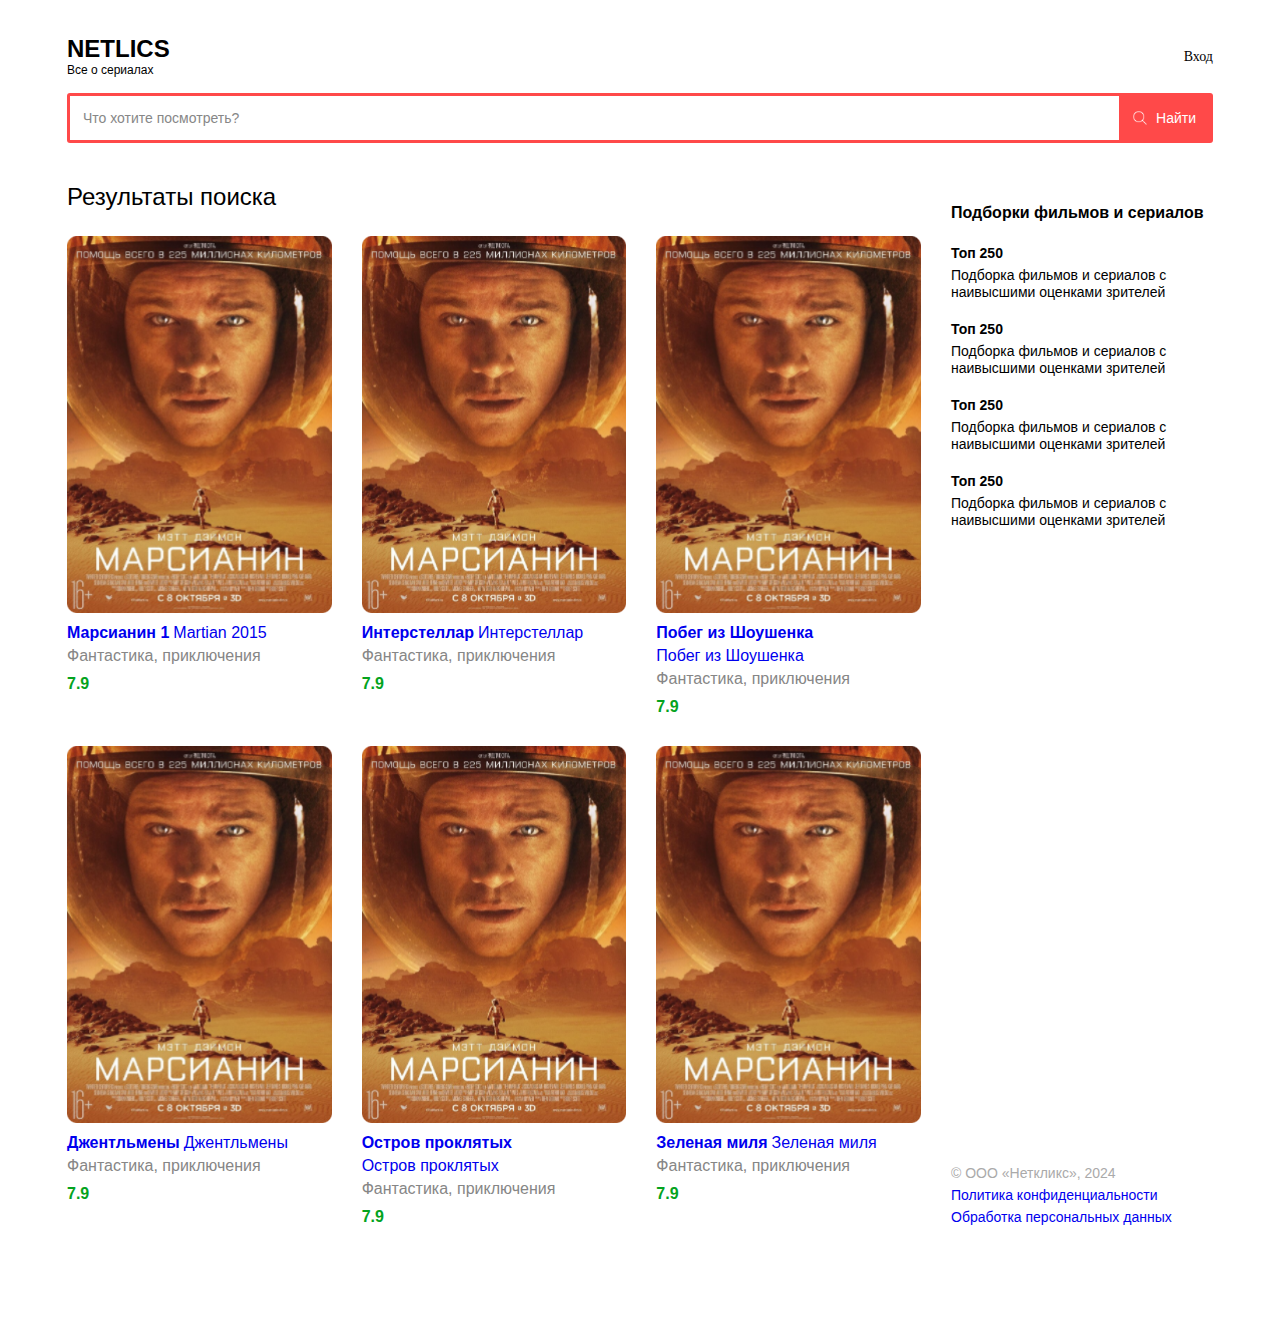
<file: index.html>
<!DOCTYPE html>
<html lang="en">

<head>
  <meta charset="UTF-8">
  <meta name="viewport" content="width=device-width, initial-scale=1.0">
  <title>Netlics</title>
  <script src="./script.js" defer></script>
  <link rel="stylesheet" href="./style.css">
</head>

<body>
  <header class="header">
    <div class="container">
      <div class="header__box">
        <div class="header__logo">
          <h1>NETLICS</h1>
          <p>Все о сериалах</p>
        </div>

        <div class="header__controls">
          <a href="#">Вход</a>
        </div>

        <button class="header__controls--mobile">
          <svg width="30.000000" height="30.000000" viewBox="0 0 30 30" fill="none" xmlns="http://www.w3.org/2000/svg"
            xmlns:xlink="http://www.w3.org/1999/xlink">
            <desc>
              Created with Pixso.
            </desc>
            <defs>
              <pattern id="pattern_20_3340" patternContentUnits="objectBoundingBox" width="1.000000" height="1.000000">
                <use xlink:href="#image20_334_0" transform="matrix(0.001953,0,0,0.001953,0,0)" />
              </pattern>
              <image id="image20_334_0" width="512.000000" height="512.000000"
                xlink:href="[data-uri]" />
            </defs>
            <rect id="free-icon-menu-7466709 1" width="30.000000" height="30.000000" transform="matrix(1 0 0 -1 0 30)"
              fill="url(#pattern_20_3340)" fill-opacity="1.000000" />
          </svg>
        </button>
      </div>
    </div>
  </header>


  <main>
    <section class="search">
      <div class="container"> <!-- для поиска-->
        <div class="search__box">
          <input id="search-input" type="text" placeholder="Что хотите посмотреть?"> <!-- добавили id-->
          <button id="search-button"> <!-- добавили id-->
            <svg width="14.000000" height="14.000000" viewBox="0 0 14 14" fill="none" xmlns="http://www.w3.org/2000/svg"
              xmlns:xlink="http://www.w3.org/1999/xlink">
              <desc>
                Created with Pixso.
              </desc>
              <defs>
                <pattern id="pattern_20_3400" patternContentUnits="objectBoundingBox" width="1.000000"
                  height="1.000000">
                  <use xlink:href="#image20_340_0" transform="matrix(0.001953,0,0,0.001953,0,0)" />
                </pattern>
                <image id="image20_340_0" width="512.000000" height="512.000000"
                  xlink:href="[data-uri]" />
                <pattern id="pattern_20_3401" patternContentUnits="objectBoundingBox" width="1.000000"
                  height="1.000000">
                  <use xlink:href="#image20_340_1" transform="matrix(0.003155,0,0,0.003155,-0.307692,-0.307692)" />
                </pattern>
                <image id="image20_340_1" width="512.000000" height="512.000000"
                  xlink:href="[data-uri]" />
              </defs>
              <rect id="free-icon-search-2414255 1" width="14.000000" height="14.000000" fill="url(#pattern_20_3400)"
                fill-opacity="0" />
              <rect id="free-icon-search-2414255 1" width="14.000000" height="14.000000" fill="url(#pattern_20_3401)"
                fill-opacity="1.000000" />
            </svg>
            <span>Найти</span>
          </button>
        </div>
      </div>
    </section>

    <section class="content">
      <div class="container">
        <div class="content__box">
          <div class="content__main">
            <h2 class="content__main-title">Результаты поиска</h2>
            <ul class="content__cards">
              <li class="content__cards-item">
                <div class="content__cards-item-img">
                  <img src="./images/film.png" alt="Фильм Марсианин">
                </div>
                <div class="content__cards-item-title">
                  <h5>Марсианин</h5>
                  <span>The Martian 2015</span>
                </div>
                <p class="content__cards-item-description">Фантастика привключения</p>
                <p class="content__cards-item-rating">4.9</p>
              </li>

              <li class="content__cards-item">
                <img src="./images/film.png" alt="Фильм Марсианин">
                <div class="content__cards-item-title">
                  <h5>Марсианин</h5>
                  <span>The Martian 2015</span>
                </div>
                <p class="content__cards-item-description">Фантастика привключения</p>
                <p class="content__cards-item-rating">4.9</p>
              </li>

              <li class="content__cards-item">
                <div class="content__cards-item-img">
                  <img src="./images/film.png" alt="Фильм Марсианин">
                </div>
                <div class="content__cards-item-title">
                  <h5>Марсианин</h5>
                  <span>The Martian 2015</span>
                </div>
                <p class="content__cards-item-description">Фантастика привключения</p>
                <p class="content__cards-item-rating">4.9</p>
              </li>

              <li class="content__cards-item">
                <div class="content__cards-item-img">
                  <img src="./images/film.png" alt="Фильм Марсианин">
                </div>
                <div class="content__cards-item-title">
                  <h5>Марсианин</h5>
                  <span>The Martian 2015</span>
                </div>
                <p class="content__cards-item-description">Фантастика привключения</p>
                <p class="content__cards-item-rating">4.9</p>
              </li>

              <li class="content__cards-item">
                <div class="content__cards-item-img">
                  <img src="./images/film.png" alt="Фильм Марсианин">
                </div>
                <div class="content__cards-item-title">
                  <h5>Марсианин</h5>
                  <span>The Martian 2015</span>
                </div>
                <p class="content__cards-item-description">Фантастика привключения</p>
                <p class="content__cards-item-rating">4.9</p>
              </li>

              <li class="content__cards-item">
                <div class="content__cards-item-img">
                  <img src="./images/film.png" alt="Фильм Марсианин">
                </div>
                <div class="content__cards-item-title">
                  <h5>Марсианин</h5>
                  <span>The Martian 2015</span>
                </div>
                <p class="content__cards-item-description">Фантастика привключения</p>
                <p class="content__cards-item-rating">4.9</p>
              </li>
            </ul>
          </div>

          <div class="content__sidebar">
            <div class="content__sidebar-info">
              <h4 class="content__sidebar-info-title">Подборки фильмов и сериалов</h4>
              <ul class="content__sidebar-list">
                <li class="content__sidebar-list-item item">
                  <p class="item__title">Топ 250</p>
                  <p class="item__description">Подборка фильмов и сериалов с наивысшими оценками зрителей</p>
                </li>
                <li class="content__sidebar-list-item item">
                  <p class="item__title">Топ 250</p>
                  <p class="item__description">Подборка фильмов и сериалов с наивысшими оценками зрителей</p>
                </li>
                <li class="content__sidebar-list-item item">
                  <p class="item__title">Топ 250</p>
                  <p class="item__description">Подборка фильмов и сериалов с наивысшими оценками зрителей</p>
                </li>
                <li class="content__sidebar-list-item item">
                  <p class="item__title">Топ 250</p>
                  <p class="item__description">Подборка фильмов и сериалов с наивысшими оценками зрителей</p>
                </li>
              </ul>
            </div>
            <div class="content__sidebar-footer">
              <p>© ООО «Неткликс», 2024</p>
              <a href="#">Политика конфиденциальности</a>
              <a href="#">Обработка персональных данных</a>
            </div>
          </div>
        </div>
      </div>
    </section>

  </main>

</body>

</html>
</file>
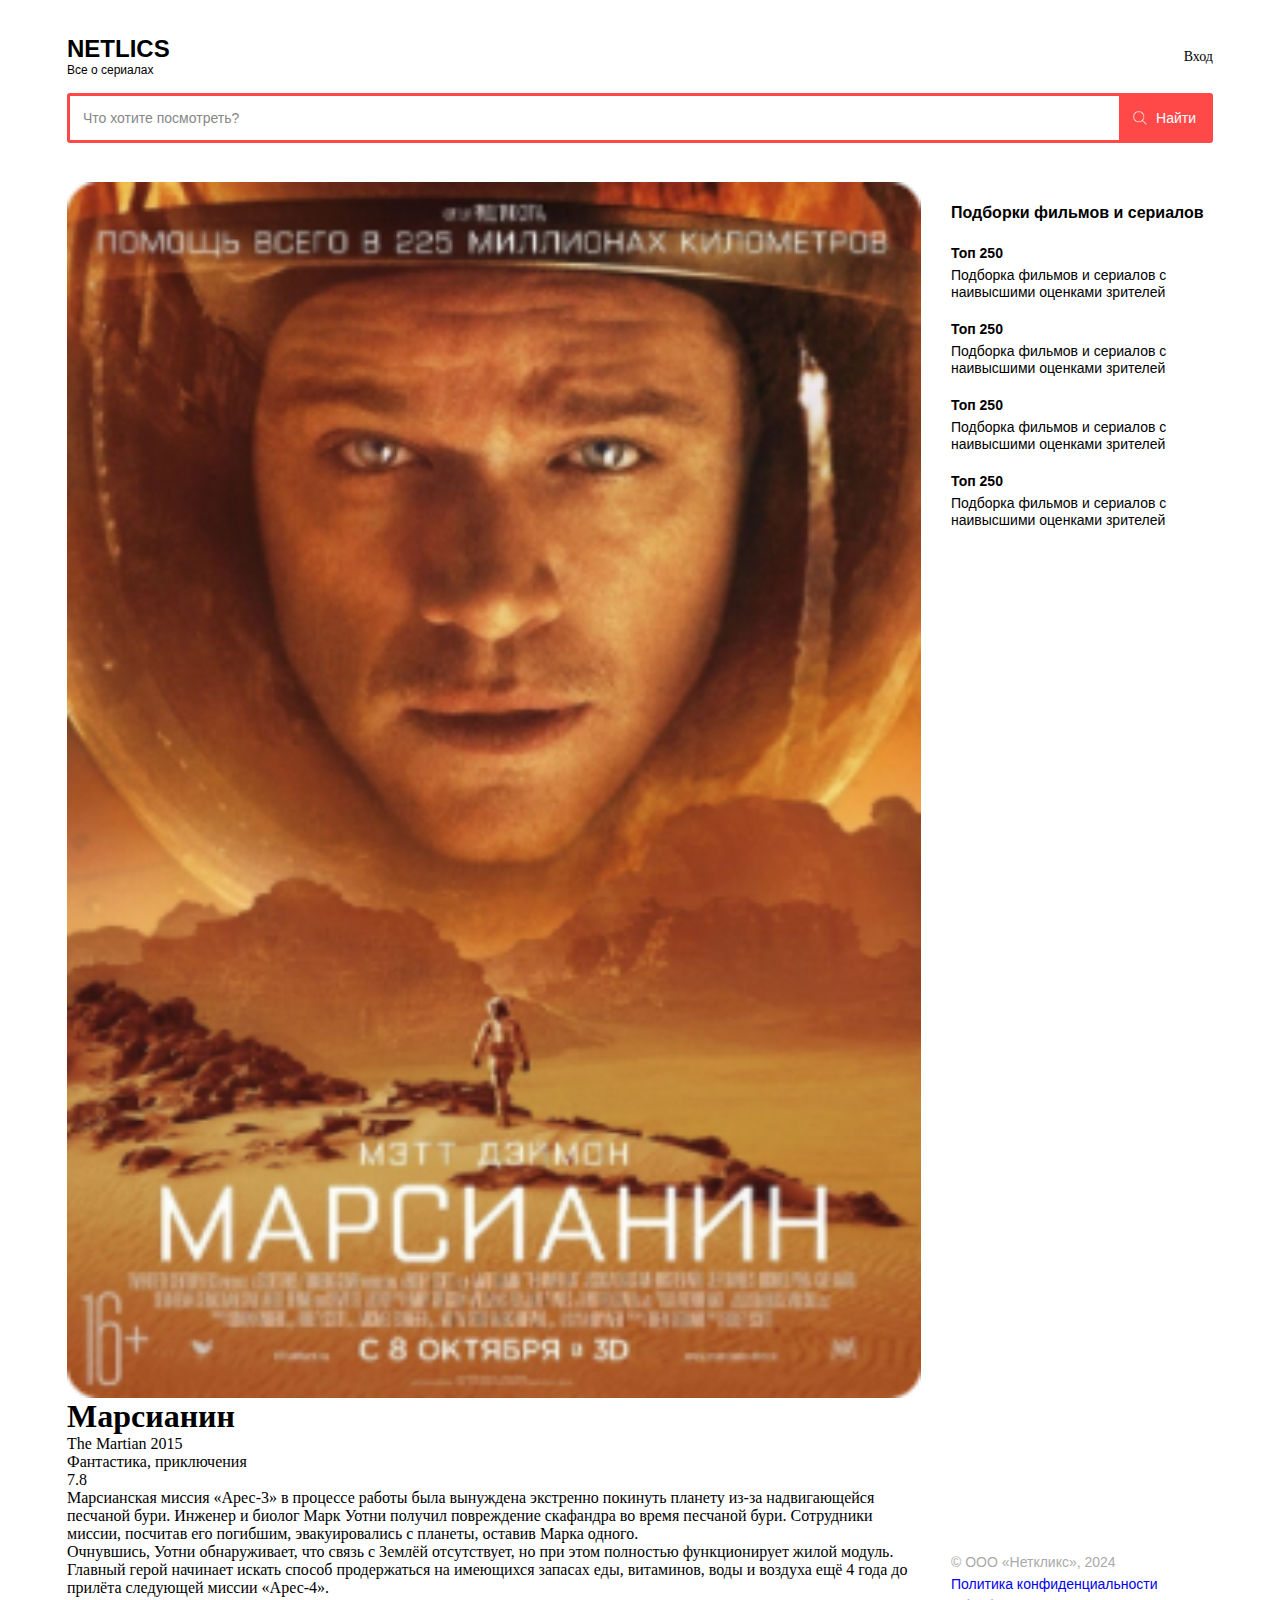
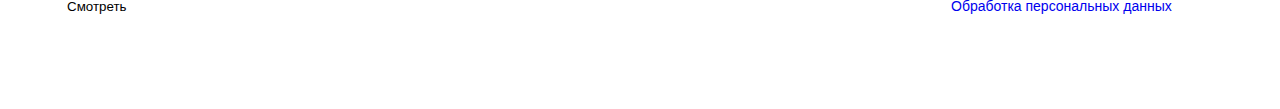
<file: film.html>
<!DOCTYPE html>
<html lang="en">

<head>
  <meta charset="UTF-8">
  <meta name="viewport" content="width=device-width, initial-scale=1.0">
  <title>Netlics</title>
  <link rel="stylesheet" href="./style.css">
</head>

<body>
  <header class="header">
    <div class="container">
      <div class="header__box">
        <div class="header__logo">
          <h1>NETLICS</h1>
          <p>Все о сериалах</p>
        </div>

        <div class="header__controls">
          <a href="#">Вход</a>
        </div>

        <button class="header__controls--mobile">
          <svg width="30.000000" height="30.000000" viewBox="0 0 30 30" fill="none" xmlns="http://www.w3.org/2000/svg"
            xmlns:xlink="http://www.w3.org/1999/xlink">
            <desc>
              Created with Pixso.
            </desc>
            <defs>
              <pattern id="pattern_20_3340" patternContentUnits="objectBoundingBox" width="1.000000" height="1.000000">
                <use xlink:href="#image20_334_0" transform="matrix(0.001953,0,0,0.001953,0,0)" />
              </pattern>
              <image id="image20_334_0" width="512.000000" height="512.000000"
                xlink:href="[data-uri]" />
            </defs>
            <rect id="free-icon-menu-7466709 1" width="30.000000" height="30.000000" transform="matrix(1 0 0 -1 0 30)"
              fill="url(#pattern_20_3340)" fill-opacity="1.000000" />
          </svg>
        </button>
      </div>
    </div>
  </header>


  <main>
    <section class="search">
      <div class="container"> <!-- для поиска-->
        <div class="search__box">
          <input type="text" placeholder="Что хотите посмотреть?">
          <button>
            <svg width="14.000000" height="14.000000" viewBox="0 0 14 14" fill="none" xmlns="http://www.w3.org/2000/svg"
              xmlns:xlink="http://www.w3.org/1999/xlink">
              <desc>
                Created with Pixso.
              </desc>
              <defs>
                <pattern id="pattern_20_3400" patternContentUnits="objectBoundingBox" width="1.000000"
                  height="1.000000">
                  <use xlink:href="#image20_340_0" transform="matrix(0.001953,0,0,0.001953,0,0)" />
                </pattern>
                <image id="image20_340_0" width="512.000000" height="512.000000"
                  xlink:href="[data-uri]" />
                <pattern id="pattern_20_3401" patternContentUnits="objectBoundingBox" width="1.000000"
                  height="1.000000">
                  <use xlink:href="#image20_340_1" transform="matrix(0.003155,0,0,0.003155,-0.307692,-0.307692)" />
                </pattern>
                <image id="image20_340_1" width="512.000000" height="512.000000"
                  xlink:href="[data-uri]" />
              </defs>
              <rect id="free-icon-search-2414255 1" width="14.000000" height="14.000000" fill="url(#pattern_20_3400)"
                fill-opacity="0" />
              <rect id="free-icon-search-2414255 1" width="14.000000" height="14.000000" fill="url(#pattern_20_3401)"
                fill-opacity="1.000000" />
            </svg>
            <span>Найти</span>
          </button>
        </div>
      </div>
    </section>

    <section class="content">
      <div class="container">
        <div class="content__box">
          <div class="content__film">
            <div class="content__film-img">
              <img src="./images/film.png" alt="Фильм Марсианин">
            </div>
            <div class="content__film-info description">
              <div class="description__content">
                <div class="description__info-title">
                  <h1>Марсианин</h1>
                  <p>The Martian 2015</p>
                </div>
                <p class="description__info">Фантастика, приключения</p>
                <p class="description__rating">7.8</p>
                <p class="description__info-text">Марсианская миссия «Арес-3» в процессе работы была вынуждена экстренно
                  покинуть планету из-за надвигающейся песчаной бури. Инженер и биолог Марк Уотни получил повреждение
                  скафандра во время песчаной бури. Сотрудники миссии, посчитав его погибшим, эвакуировались с планеты,
                  оставив Марка одного.</p>
                <p class="description__info-text">Очнувшись, Уотни обнаруживает, что связь с Землёй отсутствует, но при
                  этом полностью функционирует
                  жилой модуль. Главный герой начинает искать способ продержаться на имеющихся запасах еды, витаминов,
                  воды и воздуха ещё 4 года до прилёта следующей миссии «Арес-4».</p>
              </div>
              <div class="description__controls">
                <button>Смотреть</button>
              </div>
            </div>
          </div>

          <div class="content__sidebar">
            <div class="content__sidebar-info">
              <h4 class="content__sidebar-info-title">Подборки фильмов и сериалов</h4>
              <ul class="content__sidebar-list">
                <li class="content__sidebar-list-item item">
                  <p class="item__title">Топ 250</p>
                  <p class="item__description">Подборка фильмов и сериалов с наивысшими оценками зрителей</p>
                </li>
                <li class="content__sidebar-list-item item">
                  <p class="item__title">Топ 250</p>
                  <p class="item__description">Подборка фильмов и сериалов с наивысшими оценками зрителей</p>
                </li>
                <li class="content__sidebar-list-item item">
                  <p class="item__title">Топ 250</p>
                  <p class="item__description">Подборка фильмов и сериалов с наивысшими оценками зрителей</p>
                </li>
                <li class="content__sidebar-list-item item">
                  <p class="item__title">Топ 250</p>
                  <p class="item__description">Подборка фильмов и сериалов с наивысшими оценками зрителей</p>
                </li>
              </ul>
            </div>
            <div class="content__sidebar-footer">
              <p>© ООО «Неткликс», 2024</p>
              <a href="#">Политика конфиденциальности</a>
              <a href="#">Обработка персональных данных</a>
            </div>
          </div>
        </div>
      </div>
    </section>

  </main>

</body>

</html>
</file>
<file: style.css>
*{
  box-sizing: border-box;
}

h1, h2, h5, p{
  margin: 0;
  padding: 0;
}

ul{
  margin: 0;
  padding: 0;
  list-style: none;
}

a{
  text-decoration: none;
}

img{
  display: block;
  width: 100%;
}

button{
  border: none;
  background-color: transparent;
  padding: 0;
}

body{
  margin: 0;
  padding: 0;
}

.container{
  max-width: 1194px;  /* 1146px+2padding */
  margin: 0 auto;
  padding: 0 24px;
}

.header{
  margin-top: 34px;
  margin-bottom: 15px;
}

.header__box{
  display: flex;
  justify-content: space-between;
  align-items: center;
}

.header__logo h1{
  color: rgb(0, 0, 0);
  font-family: Inter, sans-serif;
  font-size: 24px;
  font-weight: 700;
  line-height: 29px;
}

.header__logo p{
  color: rgb(0, 0, 0);
  font-family: Inter, sans-serif;;
  font-size: 12px;
  font-weight: 300;
  line-height: 15px;
}

.header__controls a{
  color: rgb(0, 0, 0);
  font-family: Inter;
  font-size: 14px;
  font-weight: 400;
  line-height: 17px;
}

.header__controls a:hover{
  color: rgb(255, 73, 73);
}

.header__controls--mobile{
  display: none;
}

.search{
  margin-bottom: 39px;
}

.search__box{
  display: flex;
  justify-content: space-between;
  align-items: center;
  padding: 3px;
  height: 50px;
  border-radius: 3px;
  background-color: rgb(255, 73, 73);
}

.search__box input{
  flex-grow: 1; /* width: 100%; */
  height: 100%;
  padding: 13px;
  border: none;
  outline: none;
}

.search__box input::placeholder{
  color: rgb(135, 135, 135);
  font-family: Inter, sans-serif;
  font-size: 14px;
  font-weight: 400;
  line-height: 17px;
}

.search__box button{
  display: flex;
  align-items: center;
  gap: 9px;
  padding: 14px;
  cursor: pointer;
}

.search__box span{
  color: rgb(255, 255, 255);
  font-family: Inter, sans-serif;
  font-size: 14px;
  font-weight: 400;
  line-height: 17px;
}

.content {
  padding-bottom: 94px;
}

.content__box{
  display: flex;
  justify-content: space-between;
  gap: 30px;
}

.content__main{
  flex-grow: 1;

}

.content__cards{
  display: flex;
  flex-wrap: wrap;
  gap: 30px;
}

.content__cards-item{
  width: calc((100% - (30px * 2)) / 3); /* 30px расстяние между картчоками, 3 карточки в ряд */
  display: flex;
  flex-direction: column;
}

.content__cards-item-title{
  display: flex;
  gap: 4px;
  flex-wrap: wrap;
  margin-bottom: 5px;
  padding-top: 10px;
}

.content__cards-item-title h5,
.content__cards-item-title span{
  font-family: 'Inter', sans-serif;
  font-size: 16px;
  line-height: 19px;
}

.content__cards-item-title span{
  font-weight: 400;
}

.content__cards-item-title h5{
  font-weight: 700;
}

.content__cards-item-description{
  margin-bottom: 10px;
  font-family: 'Inter', sans-serif;
  font-weight: 400;
  font-size: 16px;
  color: rgb(134, 134, 134);
}

.content__cards-item-rating{
  font-family: 'Inter', sans-serif;
  font-weight: 700;
  font-size: 16px;
  color: rgb(4, 163, 30);
}

.content__sidebar {
  width: 262px;
  min-width: 262px;
  display: flex;
  flex-direction: column;
  /* justify-content: space-between; */
}

.content__sidebar-info{
  color: rgb(0, 0, 0);
  font-family: 'Inter', sans-serif;
  font-size: 14px;
}

.content__sidebar-info-title{
  margin-bottom: 23px;
  font-size: 16px;
  font-weight: 700;
  line-height: 19px;
}

.content__sidebar-list{
  display: flex;
  flex-direction: column;
  gap: 20px;
}

.item:last-child{
  margin-bottom: 15px;
}

.item__title{
  margin-bottom: 5px;
  font-weight: 700;
  line-height: 17px;
}

.item__description{
  font-weight: 400;
  line-height: 17px;

}

.content__sidebar-footer{
  margin-top: auto;
  display: flex;
  flex-direction: column;
  gap: 5px;
  color: rgb(170, 170, 170);
  font-family: 'Inter', sans-serif;
  font-size: 14px;
  font-weight: 400;
  line-height: 17px;
}

.content__cards-item-img {
  display: block;
  width: 100%;
}

.content__main-title{
  margin-bottom: 25px;
  color: rgb(0, 0, 0);
  font-family: Inter, sans-serif;
  font-size: 24px;
  font-weight: 500;
  line-height: 29px;
}

.content__main-title h5{
  font-family: 'Inter', sans-serif;
  font-weight: 700;
  font-size: 16px;
}



@media (max-width: 991px) { /* <991  dekstop first*/ 

  .content__cards-item{
    width: calc((100% - (30px * 1)) / 2); /* 30px расстяние между картчоками, 2 карточки в ряд */
  }
}



@media (max-width: 768px) { /* <768  */ 

  .header__controls--mobile{
    display: block;
    align-self: flex-start;
  }

  .header__controls{
    display: none;
  }

  .search__box input{
    padding: 0 15px;
  }

  .content__box{
    flex-direction: column;
  }

  .content__sidebar {
    width: 100%;
  }
}



@media (max-width: 480px) { /* <480 */ 

  .content{
    min-width: 100%;
  }

  .content__cards-item{
    width: 100%; /* 30px расстяние между картчоками, 1 карточка в ряд */
  }

}
</file>
